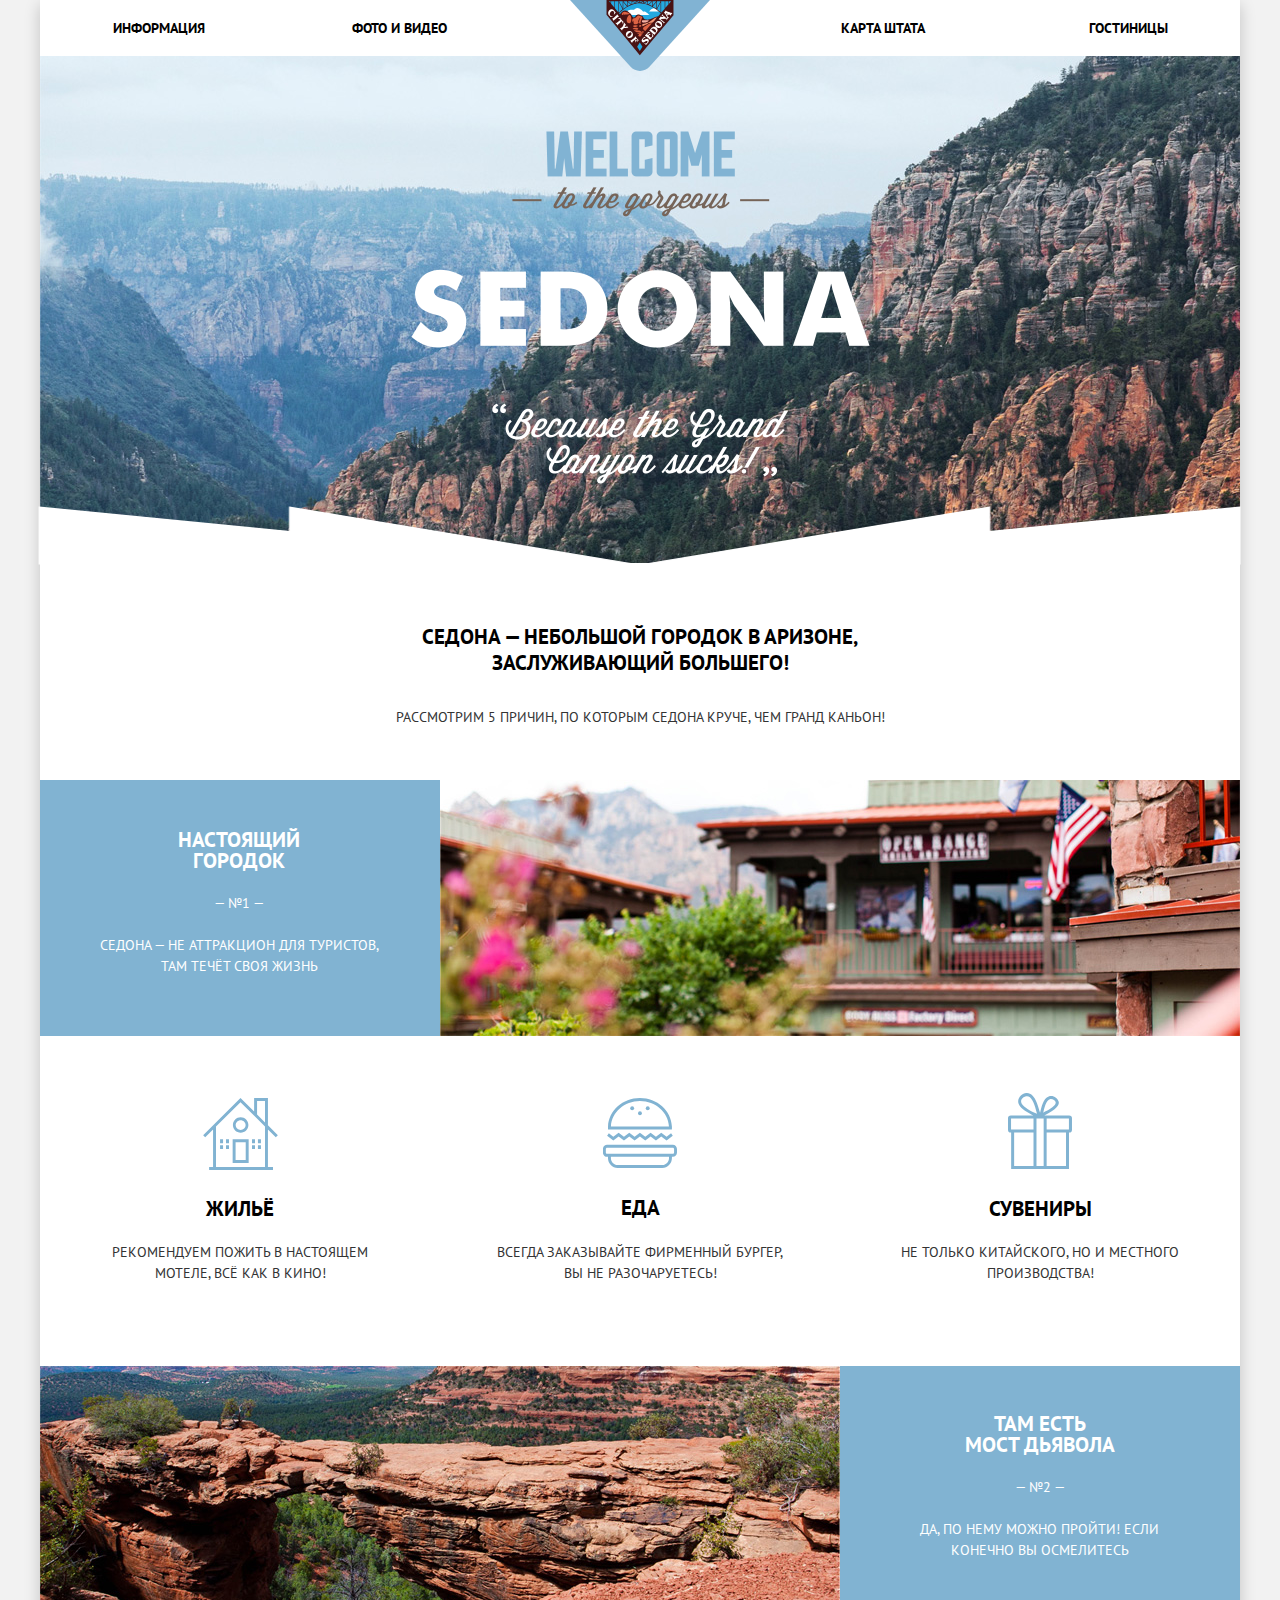
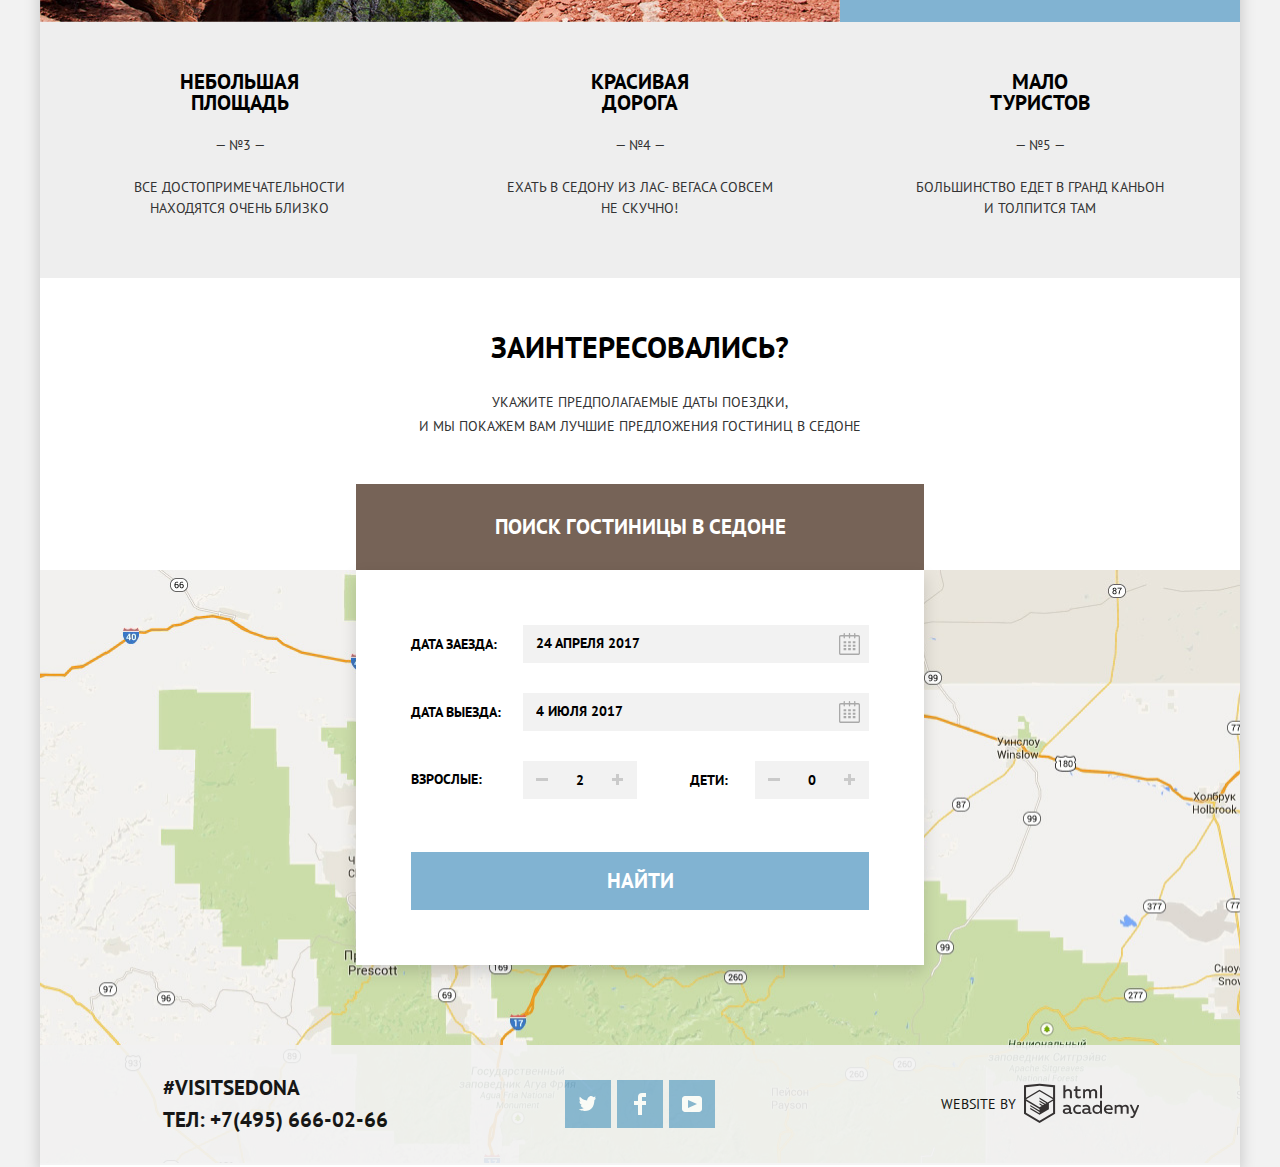
<file: index.html>
<!DOCTYPE html>
<html lang="ru">

<head>
  <meta charset="utf-8">
  <title>HTML Academy: Седона</title>
  <link href="https://fonts.googleapis.com/css?family=PT+Sans:400,700&display=swap&subset=cyrillic" rel="stylesheet">
  <link href="css/normalize.css" rel="stylesheet">
  <link href="css/style.css" rel="stylesheet">
</head>

<body>
  <div class="wrapper">
    <header>
      <nav class="main-navigation">
        <a class="header-logo">
          <img src="img/logo.svg" width="140" height="71" alt="Логотип">
        </a>
        <ul class="site-navigation">
          <li class="navigation-item navigation-item-left"><a href="#">Информация</a></li>
          <li class="navigation-item navigation-item-left"><a href="#">Фото и видео</a></li>
          <li class="navigation-item navigation-item-right"><a href="#">Карта штата</a></li>
          <li class="navigation-item navigation-item-right"><a href="catalog.html">Гостиницы</a></li>
        </ul>
      </nav>
      <div class="header-welcome">
        <img src="img/welcome.png" width="459" height="353" alt="welcome">
      </div>
    </header>

    <main class="content">
      <h1 class="visually-hidden">Седона</h1>
      <section class="advantages">
        <h2 class="title">
          Седона — небольшой городок в Аризоне, заслуживающий большего!
        </h2>
        <p class="advantages-list">
          Рассмотрим 5 причин, по которым Седона круче, чем гранд каньон!
        </p>
        <ul>
          <li class="advantages-item">
            <div class="advantages-item-container">
              <h3>Настоящий городок</h3>
              <p>— №1 —</p>
              <p>Седона — не аттракцион для туристов, там течёт своя жизнь</p>
            </div>
            <img src="img/feature-picture.jpg" width="800" height="256" alt="фотография Седоны">
          </li>
          <li class="advantages-item advantages-wrap">
            <h3>Жильё</h3>
            <p>Рекомендуем пожить в настоящем мотеле, всё как в кино!</p>
            <div class="icon-housing"></div>
          </li>
          <li class="advantages-item advantages-wrap">
            <h3>Еда</h3>
            <p>Всегда заказывайте фирменный бургер, вы не разочаруетесь!</p>
            <div class="icon-food"></div>
          </li>
          <li class="advantages-item advantages-wrap">
            <h3>Сувениры</h3>
            <p>Не только китайского, но и местного производства!</p>
            <div class="icon-souvenirs"></div>
          </li>
          <li class="advantages-item">
            <img src="img/layer-5.jpg" width="800" height="256" alt="фото Мост дьявола">
            <div class="advantages-container advantages-wrapper">
              <h3>Там есть<br>
                Мост дьявола</h3>
              <p>— №2 —</p>
              <p>Да, по нему можно пройти! Если конечно вы осмелитесь</p>
            </div>

          </li>
          <li class="advantages-item causes">
            <h3>Небольшая площадь</h3>
            <p>— №3 —</p>
            <p>Все достопримечательности находятся очень близко</p>
          </li>
          <li class="advantages-item causes">
            <h3>Красивая дорога</h3>
            <p>— №4 —</p>
            <p>Ехать в Седону из Лас- Вегаса совсем не скучно!</p>
          </li>
          <li class="advantages-item causes-item">
            <h3>Мало туристов</h3>
            <p>— №5 —</p>
            <p>Большинство едет в гранд каньон и толпится там</p>
          </li>
        </ul>
      </section>
      <section class="offers">
        <h2 class="offers-title">Заинтересовались?</h2>
        <p class="offers-info">
          Укажите предполагаемые даты поездки,<br>
          и мы покажем вам лучшие предложения гостиниц в седоне
        </p>
        <h2 class="visually-hidden">Форма с поиском гостиницы в седоне</h2>
        <div class="form-container">
          <button type="button" class="button-search">поиск гостиницы в седоне</button>
          <form action="#" method="GET" class="form">
            <p class="form-date">
              <label for="arrival-date">Дата заезда:</label>
              <input id="arrival-date" type="text" name="date" value="24 апреля 2017">
              <button type="button">
                <svg class="calendar-date" xmlns="http://www.w3.org/2000/svg" width="21" height="22" viewBox="0 0 21 22">
                  <path d="M19.251 2.025h-2.845V.648c0-.381-.294-.689-.656-.689-.363 0-.656.308-.656.689v1.377h-3.938V.648c0-.381-.294-.689-.655-.689-.363 0-.657.308-.657.689v1.377H5.906V.648c0-.381-.294-.689-.656-.689-.363 0-.657.308-.657.689v1.377H1.75C.784 2.025 0 2.847 0 3.862v16.302C0 21.179.784 22 1.75 22h17.501c.966 0 1.749-.821 1.749-1.836V3.862c0-1.015-.783-1.837-1.749-1.837zm.437 18.139a.448.448 0 0 1-.437.459H1.75a.45.45 0 0 1-.438-.459V3.862a.45.45 0 0 1 .438-.459h2.844v1.378c0 .381.294.689.657.689.362 0 .656-.308.656-.689V3.403h3.938v1.378c0 .381.294.689.657.689.361 0 .655-.308.655-.689V3.403h3.938v1.378c0 .381.293.689.656.689.362 0 .656-.308.656-.689V3.403h2.845c.241 0 .437.206.437.459v16.302z" />
                  <path d="M4.594 8.225h2.625v2.066H4.594zM4.594 11.668h2.625v2.067H4.594zM4.594 15.112h2.625v2.066H4.594zM9.188 15.112h2.625v2.066H9.188zM9.188 11.668h2.625v2.067H9.188zM9.188 8.225h2.625v2.066H9.188zM13.781 15.112h2.625v2.066h-2.625zM13.781 11.668h2.625v2.067h-2.625zM13.781 8.225h2.625v2.066h-2.625z" />
                </svg>
              </button>
            </p>
            <p class="form-date">
              <label for="date-of-departure">Дата выезда:</label>
              <input id="date-of-departure" type="text" name="date" value="4 июля 2017">
              <button type="button">
                <svg class="calendar-date" xmlns="http://www.w3.org/2000/svg" width="21" height="22" viewBox="0 0 21 22">
                  <path d="M19.251 2.025h-2.845V.648c0-.381-.294-.689-.656-.689-.363 0-.656.308-.656.689v1.377h-3.938V.648c0-.381-.294-.689-.655-.689-.363 0-.657.308-.657.689v1.377H5.906V.648c0-.381-.294-.689-.656-.689-.363 0-.657.308-.657.689v1.377H1.75C.784 2.025 0 2.847 0 3.862v16.302C0 21.179.784 22 1.75 22h17.501c.966 0 1.749-.821 1.749-1.836V3.862c0-1.015-.783-1.837-1.749-1.837zm.437 18.139a.448.448 0 0 1-.437.459H1.75a.45.45 0 0 1-.438-.459V3.862a.45.45 0 0 1 .438-.459h2.844v1.378c0 .381.294.689.657.689.362 0 .656-.308.656-.689V3.403h3.938v1.378c0 .381.294.689.657.689.361 0 .655-.308.655-.689V3.403h3.938v1.378c0 .381.293.689.656.689.362 0 .656-.308.656-.689V3.403h2.845c.241 0 .437.206.437.459v16.302z" />
                  <path d="M4.594 8.225h2.625v2.066H4.594zM4.594 11.668h2.625v2.067H4.594zM4.594 15.112h2.625v2.066H4.594zM9.188 15.112h2.625v2.066H9.188zM9.188 11.668h2.625v2.067H9.188zM9.188 8.225h2.625v2.066H9.188zM13.781 15.112h2.625v2.066h-2.625zM13.781 11.668h2.625v2.067h-2.625zM13.781 8.225h2.625v2.066h-2.625z" />
                </svg>
              </button>

            </p>
            <div class="adults-children">
              <p class="form-adults">
                <label for="adults">Взрослые:</label>
                <button class="button-minus" type="button"><span class="visually-hidden">-</span></button>
                <input id="adults" type="text" name="amount" value="2">
                <button class="button-plus" type="button"><span class="visually-hidden">+</span></button>
              </p>
              <p class="form-children">
                <label for="children">Дети:</label>
                <button class="button-minus" type="button"><span class="visually-hidden">-</span></button>
                <input id="children" name="amount" type="text" value="0">
                <button class="button-plus" type="button"><span class="visually-hidden">+</span></button>
              </p>
            </div>
            <button class="button-submit" type="submit">Найти</button>
          </form>
        </div>
      </section>

      <div class="map">
        <iframe src="https://www.google.com/maps/embed?pb=!1m18!1m12!1m3!1d418667.91297186364!2d-112.07803700697016!3d34.9354724988742!2m3!1f0!2f0!3f0!3m2!1i1024!2i768!4f13.1!3m3!1m2!1s0x872da132f942b00d%3A0x5548c523fa6c8efd!2z0KHQtdC00L7QvdCwLCDQkNGA0LjQt9C-0L3QsCA4NjMzNiwg0KHQqNCQ!5e0!3m2!1sru!2sfi!4v1584357362932!5m2!1sru!2sfi" width="1200" height="593">
        </iframe>
        <img src="img/map.jpg" width="1200" height="593" alt="Седона">
      </div>
    </main>

    <footer>
      <div class="footer-container">
        <div class="container-contacts">
          <p class="footer-contacts">
            #visitSEDONA
          </p>
          <a class="tel" href="tel:+74956660266">Тел: +7(495) 666-02-66</a>
        </div>
        <ul class="footer-social">
          <li>
            <a class="social-button" href="#">
              <svg xmlns="http://www.w3.org/2000/svg" width="17" height="15" viewBox="0 0 17 15">
                <path d="M10.95.144c1.685-.496 2.984.27 3.577 1.179.673-.231 1.331-.481 2.011-.708a2.345 2.345 0 0 1-.857 1.768c.685.17 1.304-.491 1.304-.491-.169 1-1.006 1.788-1.563 2.024-.231 6.75-3.175 11.217-10.077 11.082h-.446c-.41 0-4.164-.46-4.898-1.887 2.271.196 3.893-.422 4.693-1.177-.96-.3-2.679-.477-2.979-2.95.349.106.564.228 1.19.119C1.705 8.247.374 7.53.448 5.33c.285.328 1.067.536 1.34.472C1.085 5.561-.182 2.442.894.85c1.818 1.854 3.735 3.606 7.152 3.773C8.254 2.33 9.183.793 10.95.144z" />
              </svg>
              <span class="visually-hidden">twitter</span>
            </a>
          </li>
          <li>
            <a class="social-button" href="#">
              <svg xmlns="http://www.w3.org/2000/svg" width="12" height="22" viewBox="0 0 12 22">
                <path d="M12 4V0H8a4 4 0 0 0-4 4v4H0v4h4v10h4V12h4V8H8V4h4z" />
              </svg>
              <span class="visually-hidden">facebook</span>
            </a>
          </li>
          <li>
            <a class="social-button" href="#">
              <svg xmlns="http://www.w3.org/2000/svg" width="20" height="16" viewBox="0 0 20 16">
                <path d="M17 0H3C1.35 0 0 1.35 0 3v10c0 1.65 1.35 3 3 3h14c1.65 0 3-1.35 3-3V3c0-1.65-1.35-3-3-3zM6.027 11.998V4.002L15.014 8l-8.987 3.998z" />
              </svg>
              <span class="visually-hidden">youtube</span>
            </a>
          </li>
        </ul>
        <div class="footer-copyright">
          <div class="container-copyright">
            Website by
          </div>
          <a class="logo-html" href="https://htmlacademy.ru/intensive/htmlcss">
            <svg xmlns="http://www.w3.org/2000/svg" viewBox="0 0 113 39" width="115" height="41">
              <path d="M46.84 28.22a2.07 2.07 0 0 0 .58-.11v1.4a3.41 3.41 0 0 1-1.24.22 1.75 1.75 0 0 1-1.75-1 5.08 5.08 0 0 1-3.3 1.13c-1.59 0-3.06-.87-3.06-2.68 0-2.24 2.08-2.93 3.9-2.93a11.63 11.63 0 0 1 2.28.26v-.31c0-1.09-.8-1.86-2.3-1.86a7.79 7.79 0 0 0-3.15.67v-1.79a10.72 10.72 0 0 1 3.35-.58c2.48 0 4 1.18 4 3.83v3.14a.57.57 0 0 0 .69.61zm-6.76-1.19a1.42 1.42 0 0 0 1.64 1.29 3.56 3.56 0 0 0 2.53-1v-1.51a10.21 10.21 0 0 0-1.9-.22c-1.1.01-2.27.35-2.27 1.45zM53.06 20.62a5.29 5.29 0 0 1 2.7.67v1.79a4.28 4.28 0 0 0-2.42-.73 2.89 2.89 0 1 0 0 5.76 5.26 5.26 0 0 0 2.55-.67v1.8a6.58 6.58 0 0 1-2.9.6 4.42 4.42 0 0 1-4.72-4.54 4.54 4.54 0 0 1 4.79-4.68zM65.84 28.22a2.07 2.07 0 0 0 .58-.11v1.4a3.41 3.41 0 0 1-1.24.22 1.75 1.75 0 0 1-1.75-1 5.08 5.08 0 0 1-3.3 1.13c-1.59 0-3.06-.87-3.06-2.68 0-2.24 2.08-2.93 3.9-2.93a11.63 11.63 0 0 1 2.28.26v-.31c0-1.09-.8-1.86-2.3-1.86a7.79 7.79 0 0 0-3.15.67v-1.79a10.72 10.72 0 0 1 3.35-.58c2.48 0 4 1.18 4 3.83v3.14a.57.57 0 0 0 .69.61zm-6.76-1.19a1.42 1.42 0 0 0 1.64 1.29 3.56 3.56 0 0 0 2.53-1v-1.51a10.21 10.21 0 0 0-1.9-.22c-1.11.01-2.27.35-2.27 1.45zM76.67 16.85v12.76h-1.76v-1.39a4.07 4.07 0 0 1-3.35 1.62 4.62 4.62 0 0 1 0-9.22 4 4 0 0 1 3.15 1.37v-5.14h2zm-4.76 5.48a2.9 2.9 0 0 0 0 5.8 3 3 0 0 0 2.79-1.84v-2.13a3.06 3.06 0 0 0-2.79-1.83zM82.99 20.62c3.48 0 4.68 2.81 4.12 5.34h-6.58c.22 1.57 1.75 2.22 3.35 2.22a6.41 6.41 0 0 0 2.77-.62v1.68a7.5 7.5 0 0 1-3.14.6c-2.68 0-5-1.53-5-4.61a4.39 4.39 0 0 1 4.48-4.61zm.09 1.62a2.39 2.39 0 0 0-2.57 2.26h4.85a2.06 2.06 0 0 0-2.28-2.26zM89.1 29.61v-8.75h1.73v1.09a4 4 0 0 1 2.92-1.33 3 3 0 0 1 2.73 1.4 4.33 4.33 0 0 1 3.06-1.4 3.21 3.21 0 0 1 3.32 3.52v5.47h-2V24.2a1.67 1.67 0 0 0-1.73-1.84 2.94 2.94 0 0 0-2.17 1.18V29.61h-2V24.2a1.67 1.67 0 0 0-1.73-1.84 3.11 3.11 0 0 0-2.32 1.35v5.91h-2zM111.47 20.86h2l-4.1 9.93c-.95 2.28-2.19 3-3.52 3a5 5 0 0 1-1.15-.15v-1.66a3 3 0 0 0 .89.13c.95 0 1.66-.67 2.17-2l.18-.44-4.16-8.82h2.13l3 6.6zM40.66 1.53v5a4 4 0 0 1 2.83-1.2A3.41 3.41 0 0 1 47.1 8.9v5.41h-2V9.15a1.9 1.9 0 0 0-2-2.1 3.08 3.08 0 0 0-2.44 1.46v5.8h-2V1.53h2zM52.43 2.42v3.12h3.17v1.71h-3.17v4c0 1.15.53 1.53 1.66 1.53a4.71 4.71 0 0 0 1.77-.35v1.68a7.14 7.14 0 0 1-2.35.38 2.68 2.68 0 0 1-3-2.88V7.23h-1.6V5.52h1.57V2.88zM58.1 14.29V5.54h1.73v1.09a4 4 0 0 1 2.92-1.33 3 3 0 0 1 2.73 1.4 4.33 4.33 0 0 1 3.06-1.4 3.21 3.21 0 0 1 3.32 3.52v5.47h-2V8.88a1.67 1.67 0 0 0-1.73-1.84 2.94 2.94 0 0 0-2.17 1.18V14.29h-2V8.88a1.67 1.67 0 0 0-1.73-1.84 3.11 3.11 0 0 0-2.32 1.35v5.91h-2zM74.72 1.52h1.95v12.76h-1.95zM15.44.02h-.16L0 1.62v28l15.28 9.09 15.28-9.09v-28zm13.12 28.45l-13.28 7.9L2 28.47V16.99l13.22 7.87v1.43l-9.07-5.4v1.38l9.11 5.47v1.46l-9.1-5.42v1.38l9.11 5.47 9.19-5.5V19.22l4.1-2.45v11.67zm0-13.16l-3.65 2.14-1.68 1-8-4.76v1.38l6.84 4.07h-.06l-.15.09-1 .57-5.64-3.36v1.38l4.45 2.65-1.05.7-3.36-2v1.38l2.21 1.3-2.25 1.35-13.16-7.82 13.17-7.92zm0-1.39L15.21 6.05l-13.2 7.86V3.41l13.28-1.39 13.28 1.39v10.51z" />
            </svg>
          </a>
        </div>
      </div>
    </footer>
  </div>
</body>
</html>
</file>
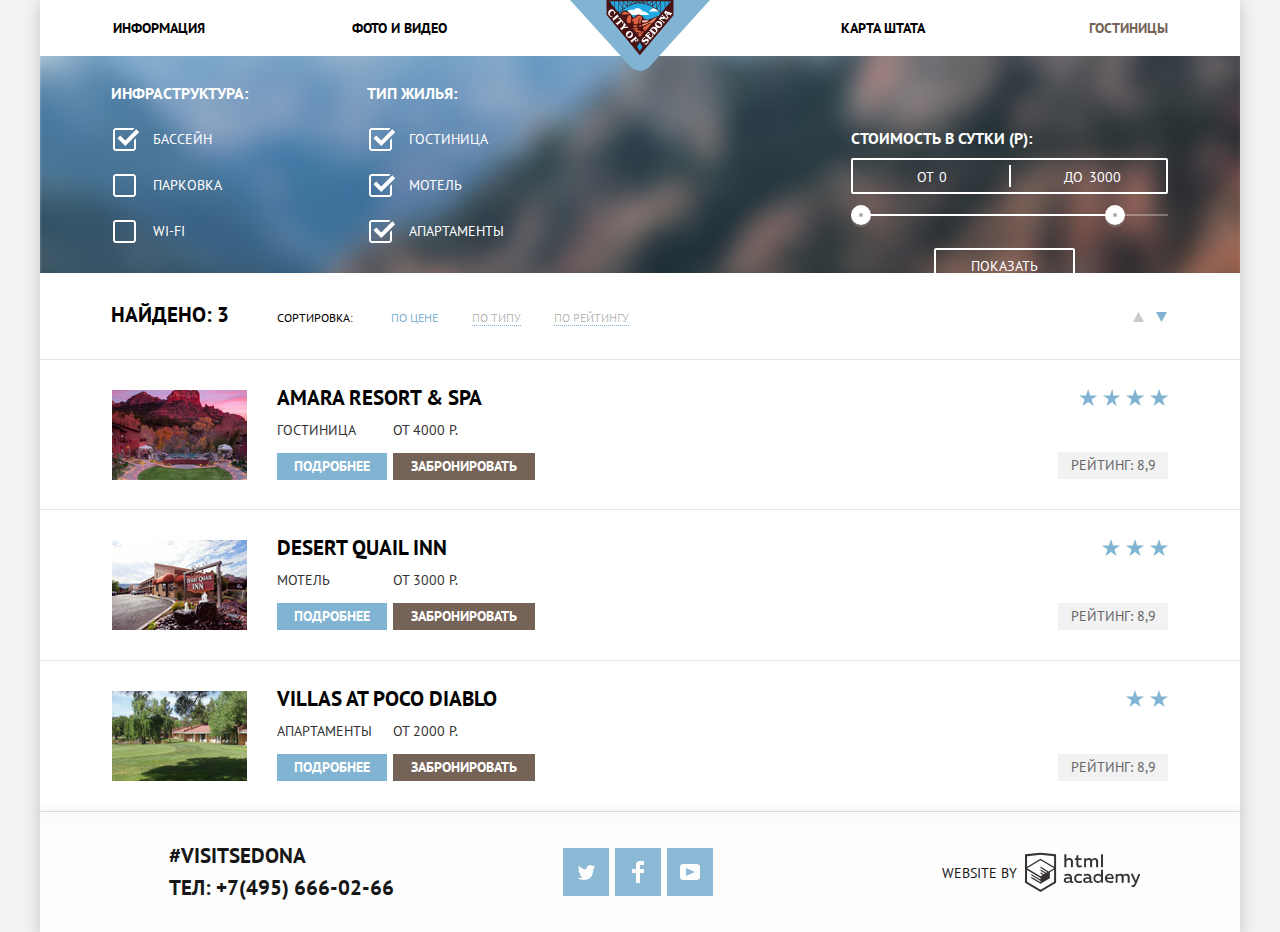
<file: catalog.html>
<!DOCTYPE html>
<html lang="ru">

<head>
  <meta charset="utf-8">
  <title>HTML Academy: Седона</title>
  <link href="https://fonts.googleapis.com/css?family=PT+Sans:400,700&display=swap&subset=cyrillic" rel="stylesheet">
  <link href="css/normalize.css" rel="stylesheet">
  <link href="css/style.css" rel="stylesheet">
</head>

<body>
  <div class="wrapper">
    <header>
      <nav class="main-navigation">
        <a class="header-logo" href="index.html">
          <img src="img/logo.svg" width="140" height="71" alt="Логотип">
        </a>
        <ul class="site-navigation">
          <li class="navigation-item navigation-item-left"><a href="#">Информация</a></li>
          <li class="navigation-item navigation-item-left"><a href="#">Фото и видео</a></li>
          <li class="navigation-item navigation-item-right"><a href="#">Карта штата</a></li>
          <li class="navigation-item active navigation-item-right"><a href="#">Гостиницы</a></li>
        </ul>
      </nav>
    </header>
    <section class="filters">
      <h1 class="visually-hidden">Поиск гостиницы</h1>
      <form class="filter" method="GET" action="#">
        <fieldset>
          <legend>Инфраструктура:</legend>
          <ul>
            <li class="filter-option">
              <input class="visually-hidden filter-input filter-input-checkbox" type="checkbox" name="pool"
                id="filter-pool" checked>
              <label for="filter-pool">Бассейн</label>
            </li>
            <li class="filter-option">
              <input class="visually-hidden filter-input filter-input-checkbox" type="checkbox" name="parking"
                id="filter-parking">
              <label for="filter-parking">Парковка</label>
            </li>
            <li class="filter-option">
              <input class="visually-hidden filter-input filter-input-checkbox" type="checkbox" name="wi-fi"
                id="filter-wi-fi">
              <label for="filter-wi-fi">Wi-Fi</label>
            </li>
          </ul>
        </fieldset>
        <fieldset>
          <legend>Тип жилья:</legend>
          <ul>
            <li class="filter-option">
              <input class="visually-hidden filter-input filter-input-checkbox" type="checkbox" name="hotel"
                id="filter-hotel" checked>
              <label for="filter-hotel">Гостиница</label>
            </li>
            <li class="filter-option">
              <input class="visually-hidden filter-input filter-input-checkbox" type="checkbox" name="motel"
                id="filter-motel" checked>
              <label for="filter-motel">Мотель</label>
            </li>
            <li class="filter-option">
              <input class="visually-hidden filter-input filter-input-checkbox" type="checkbox" name="apartmens"
                id="filter-apartments" checked>
              <label for="filter-apartments">Апартаменты</label>
            </li>
          </ul>
        </fieldset>

        <div class="filter-range">
          <div class="filter-range-title">Стоимость в сутки (Р):</div>
          <div class="price-controls">
            <label class="min-price">от <input type="text" name="min-price" value="0"></label>
            <label class="max-price">До <input type="text" name="max-price" value="3000"></label>
          </div>
          <div class="range-controls">
            <div class="scale">
              <div class="bar"></div>
            </div>
            <div class="range-toggle range-toggle-min"></div>
            <div class="range-toggle range-toggle-max"></div>
          </div>
          <button class="btn-transparent" type="submit">Показать</button>
        </div>
      </form>
    </section>

    <main>
      <section>
        <div class="sorting">
          <h3>Найдено: 3</h3>
          <p>Сортировка:</p>
          <ul class="sorting-list">
            <li class="sorting-item active-sorting"><a>По цене</a></li>
            <li class="sorting-item"><a href="#">По типу</a></li>
            <li class="sorting-item"><a href="#">По рейтингу</a></li>
          </ul>
          <ul class="dir-list">
            <li class="up-dir">
              <a class="dir" href="#">
                <svg xmlns="http://www.w3.org/2000/svg" width="11" height="10" viewBox="0 0 11 10">
                  <path d="M5.5 0L0 10h11z" />
                </svg>
              </a>
            </li>
            <li class="down-dir">
              <a class="active-down dir" href="#">
                <svg xmlns="http://www.w3.org/2000/svg" width="11" height="10" viewBox="0 0 11 10">
                  <path d="M5.5 10L0 0h11" />
                </svg>
              </a>
            </li>
          </ul>
        </div>
        <div class="apartments">
          <ul class="apartments-list">
            <li class="apartments-item">
              <div class="apartments-container">
                <a class="title-apartments" href="#">
                  <h3>Amara Resort & Spa</h3>
                </a>

                <div class="housing-price">
                  <p class="housing">Гостиница</p>
                  <p class="price">От 4000 Р.</p>
                </div>
                <div class="container-button">
                  <a href="#" class="block button-details">Подробнее</a>
                  <a href="#" class="block button-reserve">Забронировать</a>
                </div>
              </div>
              <div class="rating-wrap">
                <div class="star four">
                  <span class="visually-hidden">star-four</span>
                </div>
                <p class="block rating">Рейтинг: 8,9</p>
              </div>
              <div class="hotel-picture">
                <img src="img/hotel-picture-first.jpg" alt="hotel-picture-first" width="135" height="90">
              </div>
            </li>


            <li class="apartments-item">
              <div class="apartments-container">
                <a class="title-apartments" href="#">
                  <h3>Desert Quail Inn</h3>
                </a>
                <div class="housing-price">
                  <p class="housing">Мотель</p>
                  <p class="price">От 3000 Р.</p>
                </div>
                <div class="container-button">
                  <a href="#" class="block button-details">Подробнее</a>
                  <a href="#" class="block button-reserve">Забронировать</a>
                </div>
              </div>
              <div class="rating-wrap">
                <div class="star three">
                  <span class="visually-hidden">star-three</span>
                </div>
                <p class="block rating">Рейтинг: 8,9</p>
              </div>
              <div class="hotel-picture">
                <img src="img/hotel-picture-second.jpg" alt="hotel-picture-second" width="135" height="90">
              </div>
            </li>

            <li class="apartments-item">
              <div class="apartments-container">
                <a class="title-apartments" href="#">
                  <h3>Villas at Poco Diablo</h3>
                </a>
                <div class="housing-price">
                  <p class="housing">Апартаменты</p>
                  <p class="price">От 2000 Р.</p>
                </div>
                <div class="container-button">
                  <a href="#" class="block button-details">Подробнее</a>
                  <a href="#" class="block button-reserve">Забронировать</a>
                </div>
              </div>
              <div class="rating-wrap">
                <div class="star two">
                  <span class="visually-hidden">star-two</span>
                </div>
                <p class="block rating">Рейтинг: 8,9</p>
              </div>
              <div class="hotel-picture">
                <img src="img/hotel-picture-third.jpg" alt="hotel-picture-third" width="135" height="90">
              </div>
            </li>
          </ul>
        </div>
      </section>
    </main>

    <footer class="footer-catalog">
      <div class="footer-container">
        <div class="container-contacts">
          <p class="footer-contacts">
            #visitSEDONA
          </p>
          <a class="tel" href="tel:+74956660266">Тел: +7(495) 666-02-66</a>
        </div>
        <ul class="footer-social">
          <li>
            <a class="social-button" href="#">
              <svg xmlns="http://www.w3.org/2000/svg" width="17" height="15" viewBox="0 0 17 15">
                <path
                  d="M10.95.144c1.685-.496 2.984.27 3.577 1.179.673-.231 1.331-.481 2.011-.708a2.345 2.345 0 0 1-.857 1.768c.685.17 1.304-.491 1.304-.491-.169 1-1.006 1.788-1.563 2.024-.231 6.75-3.175 11.217-10.077 11.082h-.446c-.41 0-4.164-.46-4.898-1.887 2.271.196 3.893-.422 4.693-1.177-.96-.3-2.679-.477-2.979-2.95.349.106.564.228 1.19.119C1.705 8.247.374 7.53.448 5.33c.285.328 1.067.536 1.34.472C1.085 5.561-.182 2.442.894.85c1.818 1.854 3.735 3.606 7.152 3.773C8.254 2.33 9.183.793 10.95.144z" />
              </svg>
              <span class="visually-hidden">twitter</span>
            </a>
          </li>
          <li>
            <a class="social-button" href="#">
              <svg xmlns="http://www.w3.org/2000/svg" width="12" height="22" viewBox="0 0 12 22">
                <path d="M12 4V0H8a4 4 0 0 0-4 4v4H0v4h4v10h4V12h4V8H8V4h4z" />
              </svg>
              <span class="visually-hidden">facebook</span>
            </a>
          </li>
          <li>
            <a class="social-button" href="#">
              <svg xmlns="http://www.w3.org/2000/svg" width="20" height="16" viewBox="0 0 20 16">
                <path
                  d="M17 0H3C1.35 0 0 1.35 0 3v10c0 1.65 1.35 3 3 3h14c1.65 0 3-1.35 3-3V3c0-1.65-1.35-3-3-3zM6.027 11.998V4.002L15.014 8l-8.987 3.998z" />
              </svg>
              <span class="visually-hidden">youtube</span>
            </a>
          </li>
        </ul>
        <div class="footer-copyright">
          <div class="container-copyright">
            Website by
          </div>
          <a class="logo-html" href="https://htmlacademy.ru/intensive/htmlcss">
            <svg xmlns="http://www.w3.org/2000/svg" viewBox="0 0 113 39" width="115" height="41">
              <path
                d="M46.84 28.22a2.07 2.07 0 0 0 .58-.11v1.4a3.41 3.41 0 0 1-1.24.22 1.75 1.75 0 0 1-1.75-1 5.08 5.08 0 0 1-3.3 1.13c-1.59 0-3.06-.87-3.06-2.68 0-2.24 2.08-2.93 3.9-2.93a11.63 11.63 0 0 1 2.28.26v-.31c0-1.09-.8-1.86-2.3-1.86a7.79 7.79 0 0 0-3.15.67v-1.79a10.72 10.72 0 0 1 3.35-.58c2.48 0 4 1.18 4 3.83v3.14a.57.57 0 0 0 .69.61zm-6.76-1.19a1.42 1.42 0 0 0 1.64 1.29 3.56 3.56 0 0 0 2.53-1v-1.51a10.21 10.21 0 0 0-1.9-.22c-1.1.01-2.27.35-2.27 1.45zM53.06 20.62a5.29 5.29 0 0 1 2.7.67v1.79a4.28 4.28 0 0 0-2.42-.73 2.89 2.89 0 1 0 0 5.76 5.26 5.26 0 0 0 2.55-.67v1.8a6.58 6.58 0 0 1-2.9.6 4.42 4.42 0 0 1-4.72-4.54 4.54 4.54 0 0 1 4.79-4.68zM65.84 28.22a2.07 2.07 0 0 0 .58-.11v1.4a3.41 3.41 0 0 1-1.24.22 1.75 1.75 0 0 1-1.75-1 5.08 5.08 0 0 1-3.3 1.13c-1.59 0-3.06-.87-3.06-2.68 0-2.24 2.08-2.93 3.9-2.93a11.63 11.63 0 0 1 2.28.26v-.31c0-1.09-.8-1.86-2.3-1.86a7.79 7.79 0 0 0-3.15.67v-1.79a10.72 10.72 0 0 1 3.35-.58c2.48 0 4 1.18 4 3.83v3.14a.57.57 0 0 0 .69.61zm-6.76-1.19a1.42 1.42 0 0 0 1.64 1.29 3.56 3.56 0 0 0 2.53-1v-1.51a10.21 10.21 0 0 0-1.9-.22c-1.11.01-2.27.35-2.27 1.45zM76.67 16.85v12.76h-1.76v-1.39a4.07 4.07 0 0 1-3.35 1.62 4.62 4.62 0 0 1 0-9.22 4 4 0 0 1 3.15 1.37v-5.14h2zm-4.76 5.48a2.9 2.9 0 0 0 0 5.8 3 3 0 0 0 2.79-1.84v-2.13a3.06 3.06 0 0 0-2.79-1.83zM82.99 20.62c3.48 0 4.68 2.81 4.12 5.34h-6.58c.22 1.57 1.75 2.22 3.35 2.22a6.41 6.41 0 0 0 2.77-.62v1.68a7.5 7.5 0 0 1-3.14.6c-2.68 0-5-1.53-5-4.61a4.39 4.39 0 0 1 4.48-4.61zm.09 1.62a2.39 2.39 0 0 0-2.57 2.26h4.85a2.06 2.06 0 0 0-2.28-2.26zM89.1 29.61v-8.75h1.73v1.09a4 4 0 0 1 2.92-1.33 3 3 0 0 1 2.73 1.4 4.33 4.33 0 0 1 3.06-1.4 3.21 3.21 0 0 1 3.32 3.52v5.47h-2V24.2a1.67 1.67 0 0 0-1.73-1.84 2.94 2.94 0 0 0-2.17 1.18V29.61h-2V24.2a1.67 1.67 0 0 0-1.73-1.84 3.11 3.11 0 0 0-2.32 1.35v5.91h-2zM111.47 20.86h2l-4.1 9.93c-.95 2.28-2.19 3-3.52 3a5 5 0 0 1-1.15-.15v-1.66a3 3 0 0 0 .89.13c.95 0 1.66-.67 2.17-2l.18-.44-4.16-8.82h2.13l3 6.6zM40.66 1.53v5a4 4 0 0 1 2.83-1.2A3.41 3.41 0 0 1 47.1 8.9v5.41h-2V9.15a1.9 1.9 0 0 0-2-2.1 3.08 3.08 0 0 0-2.44 1.46v5.8h-2V1.53h2zM52.43 2.42v3.12h3.17v1.71h-3.17v4c0 1.15.53 1.53 1.66 1.53a4.71 4.71 0 0 0 1.77-.35v1.68a7.14 7.14 0 0 1-2.35.38 2.68 2.68 0 0 1-3-2.88V7.23h-1.6V5.52h1.57V2.88zM58.1 14.29V5.54h1.73v1.09a4 4 0 0 1 2.92-1.33 3 3 0 0 1 2.73 1.4 4.33 4.33 0 0 1 3.06-1.4 3.21 3.21 0 0 1 3.32 3.52v5.47h-2V8.88a1.67 1.67 0 0 0-1.73-1.84 2.94 2.94 0 0 0-2.17 1.18V14.29h-2V8.88a1.67 1.67 0 0 0-1.73-1.84 3.11 3.11 0 0 0-2.32 1.35v5.91h-2zM74.72 1.52h1.95v12.76h-1.95zM15.44.02h-.16L0 1.62v28l15.28 9.09 15.28-9.09v-28zm13.12 28.45l-13.28 7.9L2 28.47V16.99l13.22 7.87v1.43l-9.07-5.4v1.38l9.11 5.47v1.46l-9.1-5.42v1.38l9.11 5.47 9.19-5.5V19.22l4.1-2.45v11.67zm0-13.16l-3.65 2.14-1.68 1-8-4.76v1.38l6.84 4.07h-.06l-.15.09-1 .57-5.64-3.36v1.38l4.45 2.65-1.05.7-3.36-2v1.38l2.21 1.3-2.25 1.35-13.16-7.82 13.17-7.92zm0-1.39L15.21 6.05l-13.2 7.86V3.41l13.28-1.39 13.28 1.39v10.51z" />
            </svg>
          </a>
        </div>
      </div>
    </footer>
  </div>
</body>

</html>
</file>
<file: css/style.css>
html {
  box-sizing: border-box;
}

*,
*::before,
*::after {
  box-sizing: inherit;
}

body {


  font-family: "PT Sans", Arial, sans-serif;
  font-size: 14px;
  font-weight: 700;
  color: #000000;
  text-transform: uppercase;

  background-color: #f2f2f2;
}

a {
  text-decoration: none;
}

ul {
  margin: 0;
  padding-left: 0;

  list-style: none;
}

.visually-hidden {
  position: absolute;

  width: 1px;
  height: 1px;
  margin: -1px;
  border: 0;
  padding: 0;

  white-space: nowrap;

  clip-path: inset(100%);
  clip: rect(0 0 0 0);
  overflow: hidden;
}

.wrapper {
  position: relative;

  width: 1200px;
  margin: 0 auto;

  background-color: #ffffff;
  box-shadow: 0px 5px 15px 0 rgba(0, 1, 1, 0.2);
}

.header-logo {
  position: absolute;
  left: 50%;
  transform: translateX(-50%);
}

.main-navigation {
  height: 56px;
  margin: 0px;

  font-family: "PT Sans", Arial, sans-serif;
  font-size: 14px;
  line-height: 22px;
  font-weight: 700;
  color: #000000;
  text-transform: uppercase;
  text-align: center;

  background-color: #ffffff;
}

.site-navigation {
  display: flex;
  flex-direction: row;
  justify-content: center;
  align-items: center;
  flex-wrap: wrap;

  width: 1200px;
  min-height: 56px;
  margin: 0;
  padding: 0;

  color: #ffffff;

  list-style: none;
}

.site-navigation li {
  width: 239px;
  height: 56px;
  margin: 0px;
  padding-top: 15px;
}

.site-navigation li:nth-child(2) {
  margin-right: auto;
}

.site-navigation li:nth-child(3) {
  padding-right: 76px;
}

.navigation-item a {
  width: max-content;
  margin-left: auto;
  margin-right: auto;

  font-family: "PT Sans", Arial, sans-serif;
  font-size: 14px;
  font-weight: 700;
  line-height: 26px;
  color: #000000;
}

.navigation-item-left {
  text-align: left;
  padding-left: 73px;
}

.navigation-item-right {
  text-align: right;
  padding-right: 72px;
}

.site-navigation a:hover,
.title-apartments:hover {
  color: #81b3d2;
}

.site-navigation a:focus,
.title-apartments:focus {
  color: rgba(0, 0, 0, 0.3);
}

.active a {
  color: #766357;
  cursor: auto;
}

.active a:hover,
.active a:focus,
.active a:active {
  color: #766357;
}

.header-welcome {
  display: flex;
  justify-content: center;

  height: 507px;
  margin: 0;
  padding-top: 75px;

  background-image: url("../img/background-photo.jpg");
  background-repeat: no-repeat;
  background-position: 0px -85px;
  background-size: 1200px 800px;
}

.content {
  position: relative;
}

.content::before {
  position: absolute;
  top: -118px;
  left: -2px;
  content: " ";
  width: 1203px;
  height: 59px;

  background-image: url(../img/polygon.png);
}

.advantages {
  text-align: center;
  background-color: #ffffff;
}

.title {
  width: 1200px;
  margin-top: 61px;
  padding-left: 365px;
  padding-right: 365px;

  font-family: "PT Sans", Arial, sans-serif;
  font-size: 21px;
  font-weight: 700;
  line-height: 26px;
  color: #000000;
  text-transform: uppercase;
}

.advantages-list {
  margin-top: 28px;
  margin-bottom: 50px;

  font-family: "PT Sans", Arial, sans-serif;
  font-size: 14px;
  font-weight: 400;
  line-height: 26px;
  text-align: center;
  color: #333333;
  text-transform: uppercase;
}

.advantages ul {
  display: flex;
  flex-wrap: wrap;
}

.advantages-item:nth-child(4) {
  padding-top: 57px;
}


.advantages-item h3 {
  margin: 0;

  font-family: "PT Sans", Arial, sans-serif;
  font-size: 21px;
  font-weight: 700;
  line-height: 21px;
  text-align: center;
  color: #000000;
  text-transform: uppercase;
}

.advantages-wrap h3 {
  margin-top: 5px;
}

.advantages-item p {
  margin: 0;

  font-family: "PT Sans", Arial, sans-serif;
  font-size: 14px;
  font-weight: 400;
  line-height: 21px;
  text-align: center;
  color: #333333;
  text-transform: uppercase;
}

.advantages-container h3,
.advantages-item-container h3,
.advantages-container p,
.advantages-item-container p {
  color: #ffffff;
}

.advantages-item {
  display: flex;
  min-height: 256px;
}

.advantages-wrap {
  display: flex;
  flex-direction: column;
  justify-content: space-between;
  align-items: center;

  width: 400px;
  min-height: 330px;
  padding-top: 62px;
  padding-left: 54px;
  padding-right: 54px;
  padding-bottom: 82px;
}

.icon-housing {
  height: 72px;
  width: 75px;

  order: -2;

  background-image: url("../img/house-icon.svg");
  background-repeat: no-repeat;
}

.icon-food {
  height: 70px;
  width: 74px;

  order: -2;

  background-image: url("../img/food-icon.svg");
  background-repeat: no-repeat;
}

.icon-souvenirs {
  height: 76px;
  width: 64px;

  order: -2;

  background-image: url("../img/souvenirs-icon.svg");
  background-repeat: no-repeat;
}

.advantages-container,
.advantages-item-container {
  display: flex;
  flex-direction: column;
  justify-content: space-between;
  align-items: center;


  width: 400px;
  height: 256px;
  padding: 49px 59px 59px 57px;

  background-color: #81b3d2;
}

.advantages-item-container h3 {
  width: 150px;
}

.advantages-wrapper {
  padding: 47px 49px 61px 48px;
}

.causes,
.causes-item {
  display: flex;
  flex-direction: column;
  justify-content: space-between;
  align-items: center;

  min-height: 256px;
  width: 400px;
  padding: 49px 61px 59px 60px;

  background-color: #eeeeee;
}

.causes h3,
.causes-item h3 {
  width: 130px;
}

.causes-item p {
  padding-right: 10px;
  padding-left: 10px;
}

.offers {
  text-align: center;
  background-color: #ffffff;
}

.offers-title {
  margin-top: 51px;
  font-size: 30px;
  font-weight: 700;
  line-height: 36px;
  color: #000000;
  text-transform: uppercase;
}

.offers-info {
  margin-bottom: 46px;
  font-size: 14px;
  font-weight: 400;
  line-height: 24px;
  color: #333333;
  text-transform: uppercase;
}

.form-container {
  display: flex;
  flex-direction: column;
  justify-content: center;
  align-items: center;
}

.form {
  position: relative;
  z-index: 100;

  display: flex;
  flex-direction: column;

  width: 568px;
  padding: 55px;
  text-transform: uppercase;
  font-family: "PT Sans", Arial, sans-serif;
  font-size: 14px;
  font-weight: 700;
  line-height: 26px;
  text-align: left;
  color: #000000;

  background-color: #ffffff;
  box-shadow: 0px 7px 15px 0 rgba(0, 1, 1, 0.15);
}

.form-date input {
  width: 346px;
  height: 38px;
  margin-left: auto;
  border: 0;
  padding-left: 13px;
  padding-top: 13px;
  padding-bottom: 14px;

  font-family: "PT Sans", Arial, sans-serif;
  font-size: 14px;
  font-weight: 700;
  text-transform: uppercase;
  color: #000000;

  background-color: #f2f2f2;
}

.calendar-date {
  width: 21px;
  height: 22px;
  fill: #a9a9a9;
}

.form-date {
  position: relative;
  display: flex;
  align-items: center;

  margin: 0;
  margin-bottom: 30px;
  padding: 0;
}

.form-date button {
  position: absolute;

  left: 428px;


  width: 21px;
  height: 22px;
  border: 0;
  padding: 0;

  background: none;

  cursor: pointer;
}

.form-date input:hover {
  background-color: #ebebeb;
}

.form-date input:focus {

  border: solid 2px #e5e5e5;
  border-color: #e5e5e5;
  background-color: #ffffff;
}

.calendar-date:hover {
  fill: #000000
}

.calendar-date:active {
  fill: #81b3d2;
}

.adults-children {
  display: flex;
  justify-content: space-between;

  width: 100%;
  min-height: 38px;

}

.form-adults {
  display: flex;

  margin: 0;
  text-align: center;
}

.form-adults input,
.form-children input {
  font-weight: 700;
  color: #000000;
  text-align: center;
}

.form-children {
  display: flex;
  align-items: center;
  margin: 0;
}


.form-children label {
  margin-right: 27px;
}

.form-adults label {
  width: 71px;
  height: 11px;
  margin-right: 41px;
  padding-top: 5px;
  text-transform: uppercase;
  font-family: "PT Sans", Arial, sans-serif;
  font-size: 14px;
  font-weight: bold;
  line-height: 26px;
  text-align: center;
  color: #000000;
}

.form-adults button,
.form-adults input,
.form-children button,
.form-children input {
  width: 38px;
  height: 38px;
  border: 0;
  padding: 0;

  background-color: #f2f2f2;
}

.button-plus {
  position: relative
}

.button-plus::before,
.button-plus::after {
  content: "";

  position: absolute;

  width: 11px;
  height: 3px;

  right: 14px;
  top: 17px;

  background-color: #cacaca;

}

.button-plus::after {
  transform: rotate(-90deg);
}

.button-minus {
  position: relative;
}

.button-minus::before {
  content: "";

  position: absolute;

  width: 12px;
  height: 3px;

  top: 17px;
  right: 13px;

  background-color: #cacaca;
}


.button-plus:hover::before,
.button-plus:hover::after,
.button-minus:hover::before,
.button-minus:hover::after {
  background-color: #000000;
  cursor: pointer;
}


.button-plus:active::before,
.button-plus:active::after,
.button-minus:active::before,
.button-minus:active::after {
  background-color: #81b3d2;
  cursor: pointer;
}

.button-search,
.button-submit {
  border: none;

  font-family: "PT Sans", Arial, sans-serif;
  font-size: 21px;
  line-height: 26px;
  font-weight: 700;
  text-align: center;
  color: #ffffff;
  text-transform: uppercase;
}

.button-search {
  width: 568px;
  height: 86px;
  background-color: #766357;
}

.button-search:hover,
.button-reserve:hover {
  background-color: #604e43;
}

.button-search:active,
.button-reserve:active {
  background-color: #503e33;
  color: rgba(255, 255, 255, 0.3);
}

.button-submit {
  width: 458px;
  height: 58px;
  margin-top: 53px;
  padding: 0;

  background-color: #81b3d2;
}

.button-submit:hover,
.button-details:hover {
  background-color: #669ec0;
}

.button-submit:active,
.button-details:active {
  background-color: #5496bd;
  color: rgba(255, 255, 255, 0.3);
}

.map {
  margin-top: -394px;
}

.map iframe {
  position: relative;
  z-index: 2;

  width: 1200px;
  height: 593px;
  border: none;

}

.map img {
  position: absolute;
  left: 0;
  top: 1546px;
  z-index: 1;
}

footer {
  position: absolute;
  z-index: 2;

  width: 1200px;
  height: 120px;
  margin-top: -122px;
  padding-top: 30px;
  opacity: 90%;

  background-color: #f2f2f2;
}

.footer-container {
  display: flex;
  justify-content: center;
}

.container-contacts {
  display: flex;
  flex-direction: column;
  align-items: center;
  justify-content: center;

  margin-bottom: 32px;
  padding-left: 22px;

  flex-grow: 1;
}

p.footer-contacts {
  width: 224px;
  margin: 0;
  margin-bottom: 6px;
  font-family: "PT Sans", Arial, sans-serif;
  font-size: 21px;
  font-weight: 700;
  line-height: 26px;
  text-align: left;
  color: #000000;
  text-transform: uppercase;
}

.tel {
  height: 20px;
  text-decoration: none;
  text-align: left;
  font-family: "PT Sans", Arial, sans-serif;
  color: #000000;
  line-height: 26px;
  font-weight: 700;
  font-size: 21px;
  text-transform: uppercase;
}

.footer-social {
  list-style: none;

  display: flex;
  justify-content: center;

  width: 150px;
  min-height: 48px;
  margin: 0;
  padding-right: 44px;
  padding-top: 5px;

  flex-grow: 1;
}

.social-button {
  display: flex;
  justify-content: center;
  align-items: center;

  width: 46px;
  height: 48px;
  margin-right: 6px;
  object-fit: contain;

  background-color: #81b3d2;

  fill: #ffffff;
}

.social-button:hover {
  background-color: #669ec0;
}

.social-button:active {
  background-color: #5496bd;
  fill: rgba(255, 255, 255, 0.3);
}

.footer {
  width: 74px;
  height: 11px;
  font-family: "PT Sans", Arial, sans-serif;
  font-size: 14px;
  line-height: 26px;
  text-align: center;
  color: #000000;
}

.footer-copyright {
  display: flex;
  justify-content: center;

  margin: 0;
  padding-top: 8px;

  font-family: "PT Sans", Arial, sans-serif;
  font-size: 14px;
  font-weight: 400;
  line-height: 26px;
  text-transform: uppercase;

  flex-grow: 1;
}

.container-copyright {
  padding-top: 8px;
}

.logo-html {
  height: 41px;
  margin-left: 8px;

  fill: #231f20;
}

.logo-html svg:hover {
  fill: #81b3d2;
}

.logo-html svg:active {
  fill: #bdbbbc;
}

.filters {
  width: 1200px;
  height: 217px;
  padding: 21px 71px;
  padding-right: 72px;
  background-image: url("../img/background.jpg");
  background-position: 0 -294px;
  background-repeat: no-repeat;
  background-size: 1200px 800px;
  object-fit: contain;


}

.filter fieldset {
  margin: 0;
  margin-top: 6px;
  border: none;
  padding: 0;
}

.filter fieldset:first-child {
  margin-right: 119px;
}

.filter legend {
  margin-bottom: 25px;

  font-size: 16px;
  line-height: 21px;
  font-weight: 700;
  text-transform: uppercase;
}

.filter {
  display: flex;
  justify-content: left;
  align-items: baseline;

  margin: 0;
  padding: 0;

  font-family: "PT Sans", Arial, sans-serif;
  font-size: 14px;
  font-weight: 400;
  line-height: 21px;
  text-align: left;
  color: #ffffff;
  text-transform: uppercase;
}

.filter ul {
  margin: 0;
  padding: 0;

  list-style: none;
  line-height: 21px;
}

.filter-option {
  margin-bottom: 25px;
  padding-left: 42px;
}

.filter-option label {
  position: relative;

  display: block;

  user-select: none;
}

.filter-input-checkbox+label::before {
  content: "";
  position: absolute;
  left: -40px;
  top: -1px;

  width: 23px;
  height: 23px;

  object-fit: contain;

  background-image: url("../img/checkbox-off.svg");
  background-repeat: no-repeat;
  background-position: 0 0;
  cursor: pointer;
}

.filter-input-checkbox:checked+label::before {
  content: "";
  position: absolute;
  left: -40px;

  width: 27px;
  height: 23px;

  background-image: url("../img/checkbox-on.svg");
  background-repeat: no-repeat;
  background-position: 0 0;
  cursor: pointer;
}

.filter-input-checkbox:disabled+label::before {
  opacity: 0.3;
}

.filter-input:hover {
  object-fit: contain;
  background-color: #ffffff;
}

.cost {
  margin-left: auto;
}

.cost-wrap {
  display: flex;
}

.range-line {
  width: 248px;
  height: 2px;
  background-color: #ffffff;
}

.filter-range {
  width: 317px;
  margin-left: auto;
  color: #ffffff;
  text-transform: uppercase;
}

.filter-range-title {
  margin-bottom: 9px;

  font-weight: 600;
  font-size: 16px;
  line-height: 21px;
}

.price-controls {
  position: relative;

  height: 36px;
  margin-bottom: 20px;

  font-size: 0;

  border: 2px solid #ffffff;
  border-radius: 2px;
}

.price-controls::after {
  content: "";
  position: absolute;
  top: 50%;
  left: 50%;

  width: 2px;
  height: 22px;

  background: #ffffff;
  transform: translate(-50%, -50%);
}

.price-controls label {
  display: inline-block;

  font-size: 14px;
  line-height: 38px;
  vertical-align: top;

  cursor: pointer;
}

.price-controls .min-price,
.price-controls .max-price {
  width: 147px;
  margin-top: -3px;
  padding-left: 64px;
}

.price-controls input {
  width: 50px;
  margin: 0;

  color: inherit;
  font: inherit;

  background: none;
  border: none;
}

.range-controls {
  position: relative;

  margin-bottom: 32px;
}

.range-controls .scale {
  height: 2px;

  background: rgba(255, 255, 255, 0.3);
}

.range-controls .bar {
  width: 80%;
  height: 2px;

  background: #ffffff;
}

.range-toggle {
  position: absolute;
  top: -9px;

  width: 20px;
  height: 22px;

  background-image: url("../img/filter-button.svg");
  background-size: cover;
  cursor: pointer;
}

.range-toggle:hover {
  width: 22px;
  height: 24px;
  margin-left: -1px;

  top: -10px;

  background-size: cover;
}

.range-toggle-min {
  left: 0;
}

.range-toggle-max {
  left: 80%;
}

.btn-transparent {
  display: block;
  margin: 0 auto;
  margin-left: 83px;
  padding: 6px 35px;

  font-size: 14px;
  line-height: 20px;
  color: #ffffff;
  text-transform: uppercase;

  background: transparent;
  border: 2px solid #ffffff;
  border-radius: 2px;
  cursor: pointer;
}

.btn-transparent:hover {
  color: #000000;

  background: #ffffff;
}

.sorting {
  min-height: 86px;
  padding-top: 8px;
  display: flex;
  flex-direction: row;
  align-items: baseline;
  font-family: "PT Sans", Arial, sans-serif;
  font-size: 12px;
  font-weight: 400;
  line-height: 18px;
  text-align: left;
  color: #000000;
  text-transform: uppercase;
}

.sorting h3 {
  padding-left: 71px;
  padding-right: 48px;
  font-family: "PT Sans", Arial, sans-serif;
  font-size: 21px;
  font-weight: 700;
  line-height: 26px;
  color: #000000;
  text-transform: uppercase;
}

.sorting p {
  margin: 0;
  margin-right: 38px;

}

.sorting-list {
  display: flex;
  justify-content: space-between;
  min-width: 238px;
}

.sorting-item a {

  height: 15px;
  border-bottom: 1px dotted #81b3d2;
  color: rgba(0, 0, 0, 0.3);
}

.active-sorting a {
  color: #81b3d2;
  border: none;
}

.sorting-item a:hover {
  color: #81b3d2;
}

.sorting-item a:active {
  color: #000000;
  border: none;
}

.active-sorting a:hover,
.active-sorting a:focus,
.active-sorting a:active {
  color: #81b3d2;
}

.dir-list {
  display: flex;
  margin-left: auto;
}

.down-dir {
  margin-right: 73px;
  margin-left: 12px;

}

.dir svg {
  fill: #cacaca;
}

.active-down svg {
  fill: #81b3d2;
}


.dir svg:hover {
  fill: #000000;
}

.dir svg:active {
  fill: #81b3d2;
}

.active-down svg:hover,
.active-down svg:focus,
.active-down svg:active {
  fill: #81b3d2;
}

.title-apartments h3 {
  margin-top: 7px;
  margin-bottom: 9px;
  font-family: "PT Sans", Arial, sans-serif;
  font-size: 21px;
  font-weight: 700;
  line-height: 26px;
  color: #000000;
  text-transform: uppercase;
}

.title-apartments h3:hover {
  color: #81b3d2;
}

.title-apartments h3:active {
  color: rgba(0, 0, 0, 0.3);
}

.housing,
.price {
  margin: 0;
  font-family: "PT Sans", Arial, sans-serif;
  font-weight: 400;
  font-size: 14px;
  line-height: 21px;
  text-align: left;
  color: #333333;
  text-transform: uppercase;
}

.button-details,
.button-reserve {
  font-family: "PT Sans", Arial, sans-serif;
  font-size: 14px;
  font-weight: 700;
  line-height: 21px;
  text-align: left;
  color: #ffffff;
  text-transform: uppercase;
}

.button-details {
  width: 110px;
  height: 27px;
  background-color: #81b3d2;
}

.button-reserve {
  width: 142px;
  height: 27px;
  background-color: #766357;
}

.apartments {
  width: 1200px;

}

.apartments-item {
  display: flex;
  border-bottom: 1px solid rgba(0, 0, 0, 0.1);

  width: 1200px;
  height: 151px;
}

.hotel-picture {
  padding: 30px 0px 0px 72px;
  order: -1;
}

.apartments-list li:nth-child(1) {
  border-top: 1px solid rgba(0, 0, 0, 0.1);
}

.apartments-container {
  position: relative;
  padding-top: 18px;
  padding-left: 30px;
  width: 811px;
}

.block {
  display: inline-flex;
  justify-content: center;
  align-items: center;
  margin-right: 6px;
}

.rating {
  width: 110px;
  height: 27px;
  margin: 0;

  font-family: "PT Sans", Arial, sans-serif;
  font-size: 14px;
  font-weight: 400;
  line-height: 21px;
  text-align: center;
  color: #666666;

  background-color: #f2f2f2;
}

.housing-price {
  display: flex;
  justify-content: space-between;

  width: 181px;
}

.wrap-apartments {
  display: flex;
  flex-direction: row;

  align-items: center;
  width: 963px;
}

.rating-wrap {
  display: flex;
  flex-direction: column;
  justify-content: space-between;

  padding-top: 29px;
  padding-bottom: 30px;
}

.four {
  width: 89px;
  height: 17px;

  background-image: url("../img/star.svg");
  background-repeat: space;
}

.three {
  width: 66px;
  height: 17px;

  background-image: url("../img/star.svg");
  background-repeat: space;
}

.two {
  width: 42px;
  height: 17px;

  background-image: url("../img/star.svg");
  background-repeat: space;
}

.star {
  margin-left: auto;
}


.container-button {
  display: flex;

  width: 897px;
  margin-top: 12px;
}

.block.rating {
  text-transform: uppercase;
}

.footer-catalog {
  margin-top: 0;
  background-color: #ffffff;
  box-shadow: 0px 5px 15px 0 rgba(0, 1, 1, 0.2);
  opacity: 0.9;
}

.footer-catalog .container-contacts {
  margin: 0;
  padding-left: 29px;
}

.footer-catalog .footer-social {
  padding-right: 53px;
  padding-top: 6px;
}

.footer-catalog .footer-copyright {
  padding-top: 10px;
}
</file>
